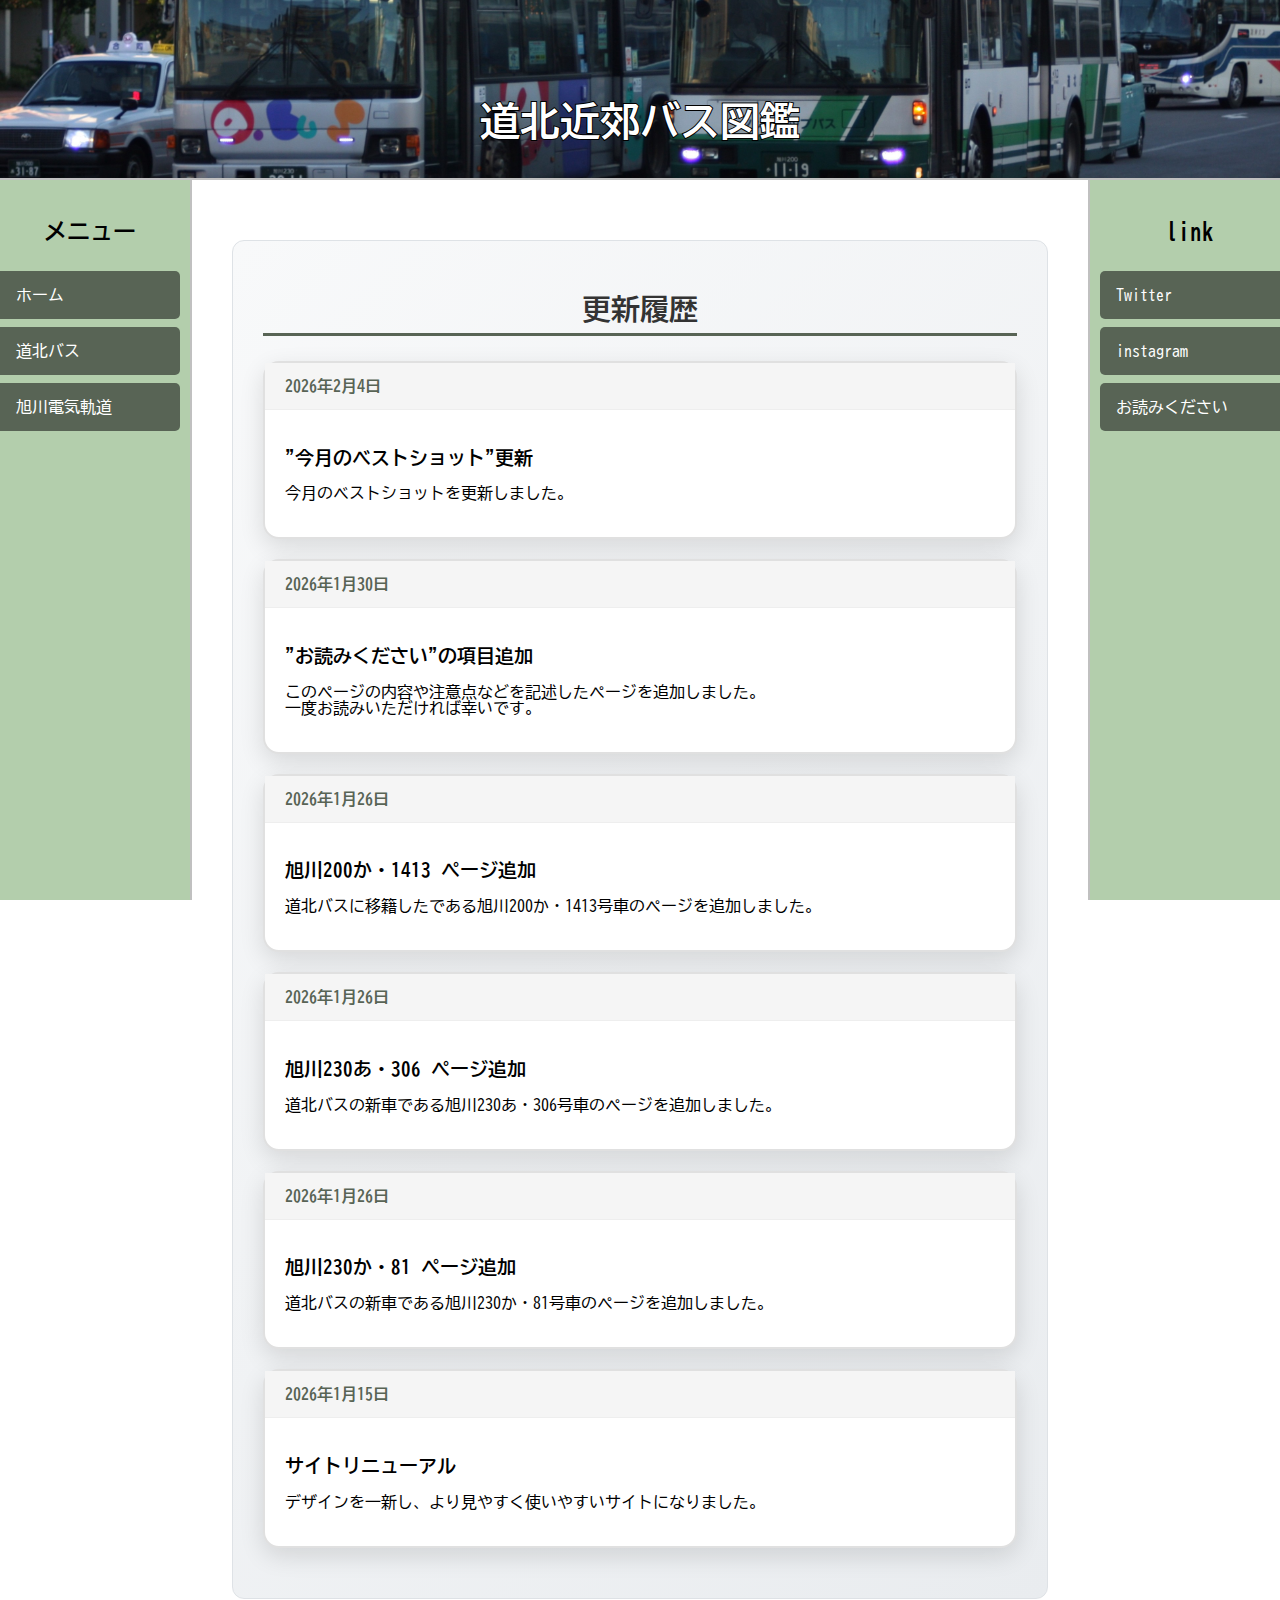
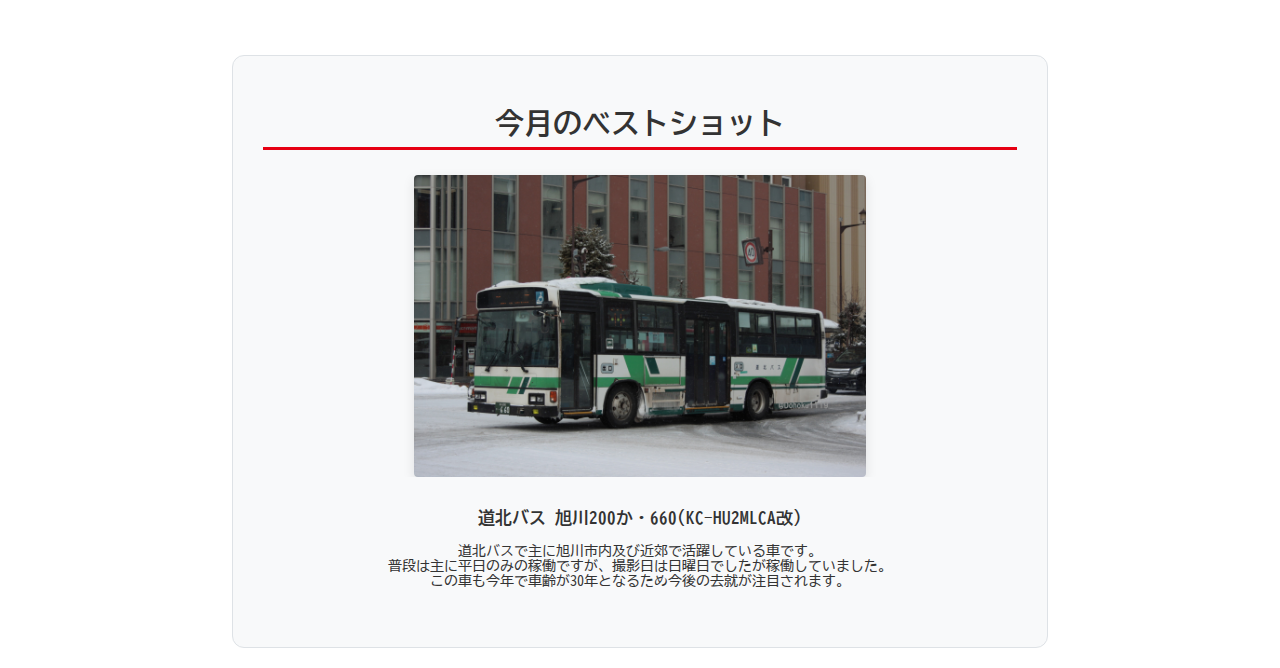
<file: index.html>
<!DOCTYPE html>
<html lang="utf-8">
    <head>
        <meta charset="utf-8">
        <meta name="viewport" content="width=device-width, initial-scale=1.0">
        <title>旭川近郊バス図鑑</title>
        <link rel="stylesheet" href="style.css">
        <link rel="preconnect" href="https://fonts.googleapis.com">
        <link rel="preconnect" href="https://fonts.gstatic.com" crossorigin>
        <link href="https://fonts.googleapis.com/css2?family=BIZ+UDGothic:wght@400;700&display=swap" rel="stylesheet">
    </head>
    <body>
        <header id="top-header">
            <p id="header-text">道北近郊バス図鑑</p>
        </header>
        <div class="left-sidebar">
            <div class="left-sidebar-contents">
                <h4>メニュー</h4>
                <ul>
                    <li>
                        <a href="index.html">ホーム</a>
                    </li>
                    <li>
                        <a href="dohoku.html">道北バス</a>
                    </li>
                    <li>
                        <a href="asaden.html">旭川電気軌道</a>
                    </li>
                </ul>
            </div>
        </div>
        <div class="right-sidebar">
            <div class="right-sidebar-contents">
                <h4>link</h4>
                <ul>
                    <li>
                        <a href="https://x.com/New_R17E">Twitter</a>
                    </li>
                    <li>
                        <a href="https://www.instagram.com/new_r17e/">instagram</a>
                    </li>
                    <li>
                        <a href="https://github.com/Dohoku1119/bus.github.io/blob/main/README.md">お読みください</a>
                    </li>
                </ul>
            </div>
        </div>
        <div class="main-contents">
            <div class="koushin-news">
                <h2>更新履歴</h2>
                <div class="update-history-container">
                    <div class="update-history-card">
                        <div class="update-header">
                            <span class="update-date">2026年2月4日</span>
                        </div>
                        <div class="update-content">
                            <h3 class="update-title">"今月のベストショット"更新</h3>
                            <p class="update-description">
                                今月のベストショットを更新しました。
                            </p>
                        </div>
                    </div>
                    <div class="update-history-card">
                        <div class="update-header">
                            <span class="update-date">2026年1月30日</span>
                        </div>
                        <div class="update-content">
                            <h3 class="update-title">"お読みください"の項目追加</h3>
                            <p class="update-description">
                                このページの内容や注意点などを記述したページを追加しました。<br>
                                一度お読みいただければ幸いです。
                            </p>
                        </div>
                    </div>
                    <div class="update-history-card">
                        <div class="update-header">
                            <span class="update-date">2026年1月26日</span>
                        </div>
                        <div class="update-content">
                            <h3 class="update-title">旭川200か・1413 ページ追加</h3>
                            <p class="update-description">
                                道北バスに移籍したである旭川200か・1413号車のページを追加しました。
                            </p>
                        </div>
                    </div>
                    <div class="update-history-card">
                        <div class="update-header">
                            <span class="update-date">2026年1月26日</span>
                        </div>
                        <div class="update-content">
                            <h3 class="update-title">旭川230あ・306 ページ追加</h3>
                            <p class="update-description">
                                道北バスの新車である旭川230あ・306号車のページを追加しました。
                            </p>
                        </div>
                    </div>
                    <div class="update-history-card">
                        <div class="update-header">
                            <span class="update-date">2026年1月26日</span>
                        </div>
                        <div class="update-content">
                            <h3 class="update-title">旭川230か・81 ページ追加</h3>
                            <p class="update-description">
                                道北バスの新車である旭川230か・81号車のページを追加しました。
                            </p>
                        </div>
                    </div>
                    <div class="update-history-card">
                        <div class="update-header">
                            <span class="update-date">2026年1月15日</span>
                        </div>
                        <div class="update-content">
                            <h3 class="update-title">サイトリニューアル</h3>
                            <p class="update-description">
                                デザインを一新し、より見やすく使いやすいサイトになりました。
                            </p>
                        </div>
                    </div>
                </div>
            </div>
            <div class="vehicle-news">
                <h2>今月のベストショット</h2>
                <div class="best-shot-container">
                    <div class="best-shot-card">
                        <div class="image-wrapper">
                            <img src="pic/2026.2_top/660.JPG" class="bestshot" alt="道北バス660号車">
                        </div>
                        <div class="photo-info">
                            <h3 class="photo-title">道北バス 旭川200か・660(KC-HU2MLCA改)</h3>
                            <p class="photo-caption">
                                道北バスで主に旭川市内及び近郊で活躍している車です。<br>
                                普段は主に平日のみの稼働ですが、撮影日は日曜日でしたが稼働していました。<br>
                                この車も今年で車齢が30年となるため今後の去就が注目されます。
                            </p>
                        </div>
                    </div>
                </div>
            </div>
        </div>
    </body>
</html>
</file>
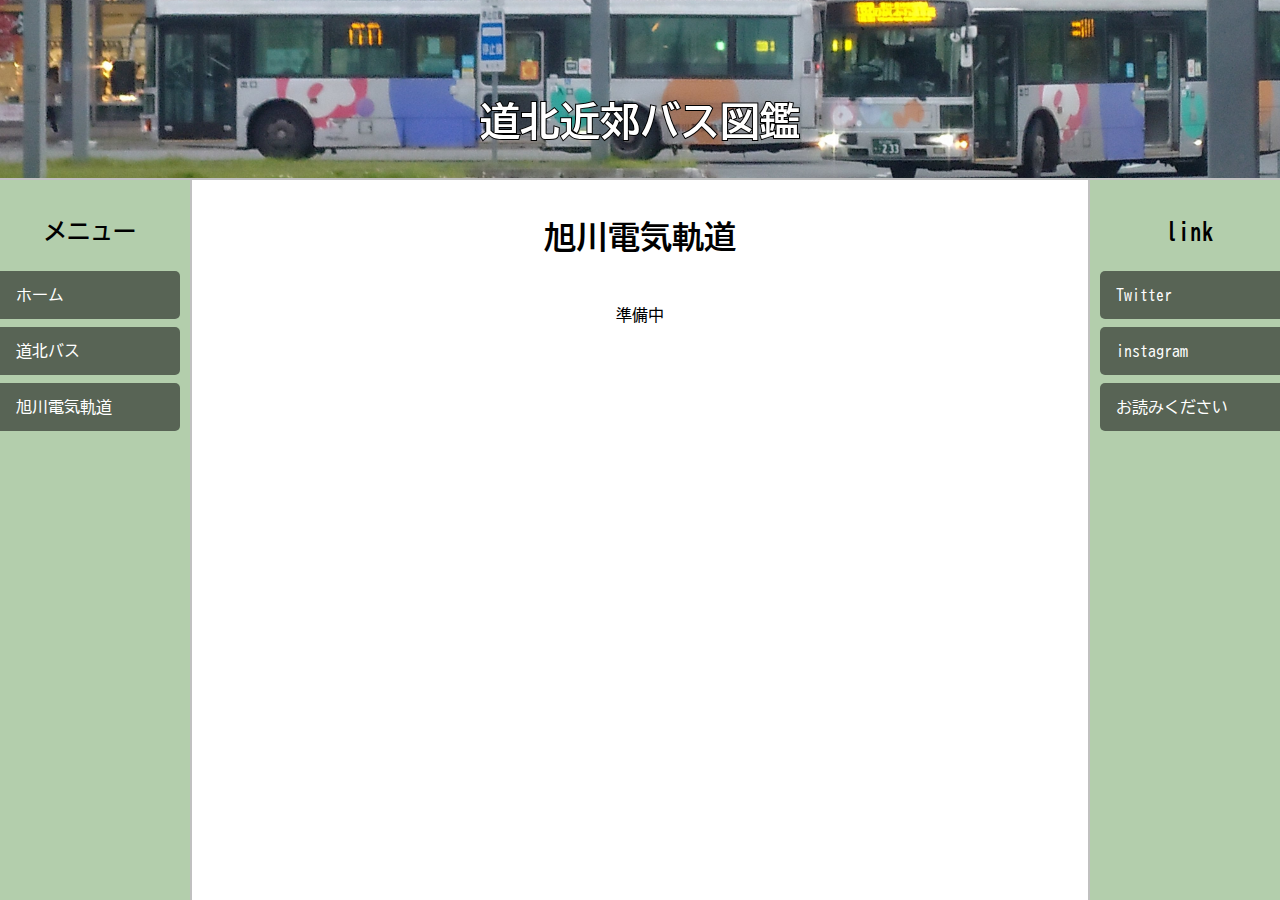
<file: asaden.html>
<!DOCTYPE html>
<html lang="ja">
    <head>
        <meta charset="utf-8" />
        <meta name="viewport" content="width=device-width, initial-scale=1.0" />
        <title>旭川近郊バス図鑑</title>
        <link rel="stylesheet" href="style.css" />
        <link rel="preconnect" href="https://fonts.googleapis.com" />
        <link rel="preconnect" href="https://fonts.gstatic.com" crossorigin />
        <link
            href="https://fonts.googleapis.com/css2?family=BIZ+UDGothic:wght@400;700&display=swap"
            rel="stylesheet"
        />
    </head>
    <body>
        <header id="asaden-header">
            <p id="header-text">道北近郊バス図鑑</p>
        </header>

        <div class="left-sidebar">
            <div class="left-sidebar-contents">
                <h4>メニュー</h4>
                <ul>
                    <li><a href="index.html">ホーム</a></li>
                    <li><a href="dohoku.html">道北バス</a></li>
                    <li><a href="asaden.html">旭川電気軌道</a></li>
                </ul>
            </div>
        </div>

        <div class="right-sidebar">
            <div class="right-sidebar-contents">
                <h4>link</h4>
                <ul>
                    <li><a href="https://x.com/New_R17E">Twitter</a></li>
                    <li><a href="https://www.instagram.com/new_r17e/">instagram</a></li>
                    <li>
                        <a href="https://github.com/Dohoku1119/bus.github.io/blob/main/README.md"
                            >お読みください</a
                        >
                    </li>
                </ul>
            </div>
        </div>

        <div class="main-contents">
            <h1>旭川電気軌道</h1>
            <p>準備中</p>
        </div>
    </body>
</html>
</file>
<file: style.css>
:root {
    --header-height: 20vh;
    --sidebar-width: 15vw;
}

/* 全体のボックスサイズを統一 */
* {
    box-sizing: border-box;
}

body {
    font-family: "BIZ UDGothic", sans-serif;
    font-weight: 400;
    font-style: normal;
    margin: 0;
    -webkit-text-size-adjust: 100%;
    /* 固定ヘッダー分の余白を確保 */
    padding-top: var(--header-height);
}

a {
    text-decoration: none;
    color: inherit;
}

ul {
    list-style: none;
    margin: 0;
    padding: 0;
}

/* ヘッダー（固定、高さを明示） */
header {
    display: block;
    font-family: "BIZ UDGothic", sans-serif;
    font-weight: 700;
    font-style: normal;
    width: 100%;
    max-width: none;
    position: fixed;
    top: 0;
    left: 0;
    right: 0;
    z-index: 1000;
    border-bottom: #c0c0c0 solid 2px;
    height: var(--header-height);
}

/* 画像差し替え用ヘッダーセクション */
#top-header {
    background-image: url(pic/header/IMG_0617.JPG);
    background-size: cover;
    background-position: center;
    height: var(--header-height);
}

#dohoku-header {
    background-image: url(pic/header/dohoku.JPG);
    background-size: cover;
    background-position: center;
    height: var(--header-height);
}

/* ヘッダーテキスト */
#header-text {
    height: calc(var(--header-height) - 2vh);
    text-align: center;
    display: flex;
    align-items: center;
    justify-content: center;
    color: white;
    -webkit-text-stroke: 2px black;
    text-stroke: 2px black;
    paint-order: stroke;
    font-size: 30pt;
}

/* 左サイドバー */
.left-sidebar {
    position: fixed;
    top: var(--header-height);
    left: 0;
    width: var(--sidebar-width);
    height: calc(100vh - var(--header-height));
    background-color: #b3ceac;
    border-right: solid 2px #c0c0c0;
    padding: 10px;
    overflow: auto;
    padding-left: 0;
}

.left-sidebar-contents h4 {
    margin-top: 10px;
    margin-bottom: 5px;
    font-size: 17pt;
    padding: 20px;
    text-align: center;
    color: black;
}

.left-sidebar-contents ul li a {
    display: flex;
    align-items: center;
    justify-content: flex-start;
    width: 100%;
    color: #ffffff;
    background-color: #586455;
    margin: 8px 0;
    height: 3rem;
    padding: 0 16px;
    border-radius: 0 5px 5px 0;
    box-sizing: border-box;
    text-decoration: none;
    text-align: left;
    font-size: 1rem;
}

.left-sidebar-contents ul li a:hover {
    background-color: #475344;
    color: #fff;
}

/* 右サイドバー */
.right-sidebar {
    position: fixed;
    top: var(--header-height);
    right: 0;
    width: var(--sidebar-width);
    height: calc(100vh - var(--header-height));
    background-color: #b3ceac;
    border-left: solid 2px #c0c0c0;
    padding: 10px;
    overflow: auto;
    padding-right: 0;
}

.right-sidebar-contents h4 {
    margin-top: 10px;
    margin-bottom: 5px;
    font-size: 17pt;
    padding: 20px;
    text-align: center;
    color: black;
}

.right-sidebar-contents ul li a {
    display: flex;
    align-items: center;
    justify-content: flex-start;
    width: 100%;
    color: #ffffff;
    background-color: #586455;
    margin: 8px 0;
    height: 3rem;
    padding: 0 16px;
    border-radius: 5px 0 0 5px;
    box-sizing: border-box;
    text-decoration: none;
    text-align: left;
    font-size: 1rem;
}

/* メインコンテンツ */
.main-contents {
    position: relative;
    margin-top: 0;
    margin-left: calc(var(--sidebar-width) + 20px);
    margin-right: calc(var(--sidebar-width) + 20px);
    padding: 20px;
    min-height: calc(100vh - var(--header-height));
    max-width: calc(100vw - (var(--sidebar-width) * 2) - 40px);
    display: flex;
    flex-direction: column;
    align-items: center;
    justify-content: flex-start;
    gap: 1rem;
    box-sizing: border-box;
}

/* --- 車両動向セクション（重要：ここを調整しました） --- */
.vehicle-news {
    margin-top: 40px;
    padding: 30px;
    background: #f8f9fa;
    border-radius: 12px;
    border: 1px solid #dee2e6;
    width: 100%; /* 幅をいっぱいに広げる */
}

.vehicle-news h2 {
    font-size: 1.8rem;
    color: #333;
    margin-bottom: 25px;
    text-align: center;
    border-bottom: 3px solid #e60012;
    padding-bottom: 10px;
}

/* ブロック（新規・引退）を上下に並べる */
.news-grid {
    display: flex;
    flex-direction: column;
    gap: 40px; /* ブロック間の余白 */
    width: 100%;
}

/* 各カテゴリー（新規・引退・新規ページ等）の中身を2列にする */
.news-category {
    display: grid;
    grid-template-columns: repeat(2, 1fr); /* 2列指定 */
    gap: 20px; /* アイテム間の隙間 */
    width: 100%;
}

/* カテゴリー見出し(h3)を横いっぱいに表示 */
.news-category h3 {
    grid-column: 1 / -1;
    font-size: 1.2rem;
    color: #333;
    margin-bottom: 15px;
    padding-bottom: 8px;
    border-bottom: 2px solid #dee2e6;
}

/* ニュースアイテムのスタイル */
.news-item {
    margin-bottom: 0; /* gridのgapで制御するため0 */
    border-radius: 8px;
    overflow: hidden;
    box-shadow: 0 2px 8px rgba(0,0,0,0.1);
    transition: all 0.3s ease;
    background: white;
    height: 100%;
}

.news-item:hover {
    transform: translateY(-3px);
    box-shadow: 0 4px 15px rgba(0,0,0,0.15);
}

.news-item a {
    display: flex;
    text-decoration: none;
    color: inherit;
    height: 100%;
}

.news-item img {
    width: 120px;
    height: 90px;
    aspect-ratio: 4/3;
    object-fit: cover;
    flex-shrink: 0;
}

.news-content {
    padding: 15px;
    display: flex;
    align-items: center;
    flex: 1;
}

.news-content h4 {
    margin: 0;
    font-size: 0.95rem;
    color: #333;
    line-height: 1.4;
}

/* スマホ対応 */
@media (max-width: 768px) {
    .news-category {
        grid-template-columns: 1fr; /* 1列にする */
    }
}

/* --- 以下、既存のスタイルを維持 --- */

.vehicle-news img {
    border-radius: 4px;
}

/* 車両スペック表 */
.vehicle-specs {
    width: 80%;
    max-width: 600px;
    margin: 30px auto;
    border-collapse: collapse;
    background: white;
    box-shadow: 0 2px 8px rgba(0, 0, 0, 0.1);
    border-radius: 8px;
    overflow: hidden;
}

.vehicle-specs th {
    background-color: #586455;
    color: white;
    padding: 15px 20px;
    text-align: left;
    font-weight: 700;
    width: 25%;
    border-bottom: 2px solid #dee2e6;
}

.vehicle-specs td {
    padding: 15px 20px;
    background-color: #ffffff;
    color: #333;
    border-bottom: 1px solid #dee2e6;
}

/* 道北バス車両一覧表 */
.dohoku-allcars {
    width: 100%;
    border-collapse: collapse;
    background: #ffffff;
    margin-top: 20px;
}

.dohoku-allcars th,
.dohoku-allcars td {
    border: 1px solid #cfd4d9;
    padding: 10px 12px;
    text-align: left;
    vertical-align: middle;
}

.dohoku-allcars th:nth-child(2),
.dohoku-allcars td:nth-child(2) {
    width: 150px;
    padding: 0;
}

.dohoku-allcars th {
    background-color: #586455;
    color: #ffffff;
}

.car-table-image {
    width: 100%;
    aspect-ratio: 3 / 2;
    height: auto;
    display: block;
    object-fit: cover;
    border-radius: 0;
}

/* 更新ニュースセクション */
.koushin-news {
    margin-top: 40px;
    padding: 30px;
    background: linear-gradient(135deg, #f8f9fa 0%, #e9ecef 100%);
    border-radius: 12px;
    border: 1px solid #dee2e6;
    width: 100%;
}

.koushin-news h2 {
    font-size: 1.8rem;
    color: #333;
    margin-bottom: 25px;
    text-align: center;
    border-bottom: 3px solid #586455;
    padding-bottom: 10px;
}

/* 更新履歴カード */
.update-history-card {
    background: #ffffff;
    border-radius: 16px;
    margin-bottom: 20px;
    box-shadow: 0 8px 24px rgba(0, 0, 0, 0.12);
    border: 2px solid #e0e0e0;
}

.update-header {
    padding: 15px 20px;
    background: #f5f5f5;
    border-bottom: 1px solid #eee;
}

.update-date {
    font-weight: bold;
    color: #586455;
}

.update-content {
    padding: 20px;
}

/* 車両個別ヘッダー背景用 */
#a230k81-header, #a230a306-header, #a200k1413-header, #a200k590-header, 
#a200k796-header, #a200k850-header, #a200k847-header, #a200k1230-header, 
#a200k1231-header,#martop-header, #asaden-header {
    background-size: cover;
    background-position: center;
    height: var(--header-height);
}

.bestshot {
    display: flex;
    width: 60%;
    max-width: 800px;
    margin: 0 auto;
    border-radius: 8px;
    box-shadow: 0 4px 12px rgba(0,0,0,0.1);
}

.photo-info{
    padding: 15px;
    background: #f8f9fa;
    border-radius: 0 0 8px 8px;
    text-align: center;
    font-size: 0.9rem;
    color: #333;
}

#martop-header { background-image: url(pic/2026.3_top/IMG_0059.JPG); }
#a230k81-header { background-image: url(pic/cars/a230k81.JPG); }
#a230a306-header { background-image: url(pic/cars/a230a306.JPG); }
#a200k1413-header { background-image: url(pic/cars/a200k1413.JPG); }
#a200k590-header { background-image: url(pic/cars/a200k590.JPG); }
#a200k796-header { background-image: url(pic/cars/a200k796.JPG); }
#a200k850-header { background-image: url(pic/cars/a200k850.JPG); }
#a200k847-header { background-image: url(pic/cars/a200k847.JPG); }
#a200k1230-header { background-image: url(pic/cars/a200k1230.JPG); }
#a200k1231-header { background-image: url(pic/cars/a200k1231.JPG); }
#asaden-header { background-image: url(pic/header/DSC_0001_BURST20251024162604051_COVER.JPG); }
/* ...必要に応じて追加... */

/* 車両個別ページ用レイアウト */
.vehicle-page {
    width: 100%;
    max-width: 1100px;
    margin: 0 auto 60px auto;
    padding: 20px;
}

.vehicle-hero-img {
    width: 100%;
    height: 320px;
    object-fit: cover;
    border-radius: 8px;
}

.vehicle-content {
    display: grid;
    grid-template-columns: 2fr 1fr;
    gap: 20px;
    margin-top: 20px;
}

.carpic{
    width: 60%;
    height: auto;
    border-radius: 8px;
    display: flex;
    margin:0 auto;
}

.gaiyou{
    display: flex;
    flex-direction: column;
    padding: 20px;
    margin:0 auto;    
}

@media (max-width: 900px) {
    .vehicle-content {
        grid-template-columns: 1fr;
    }
}
</file>
